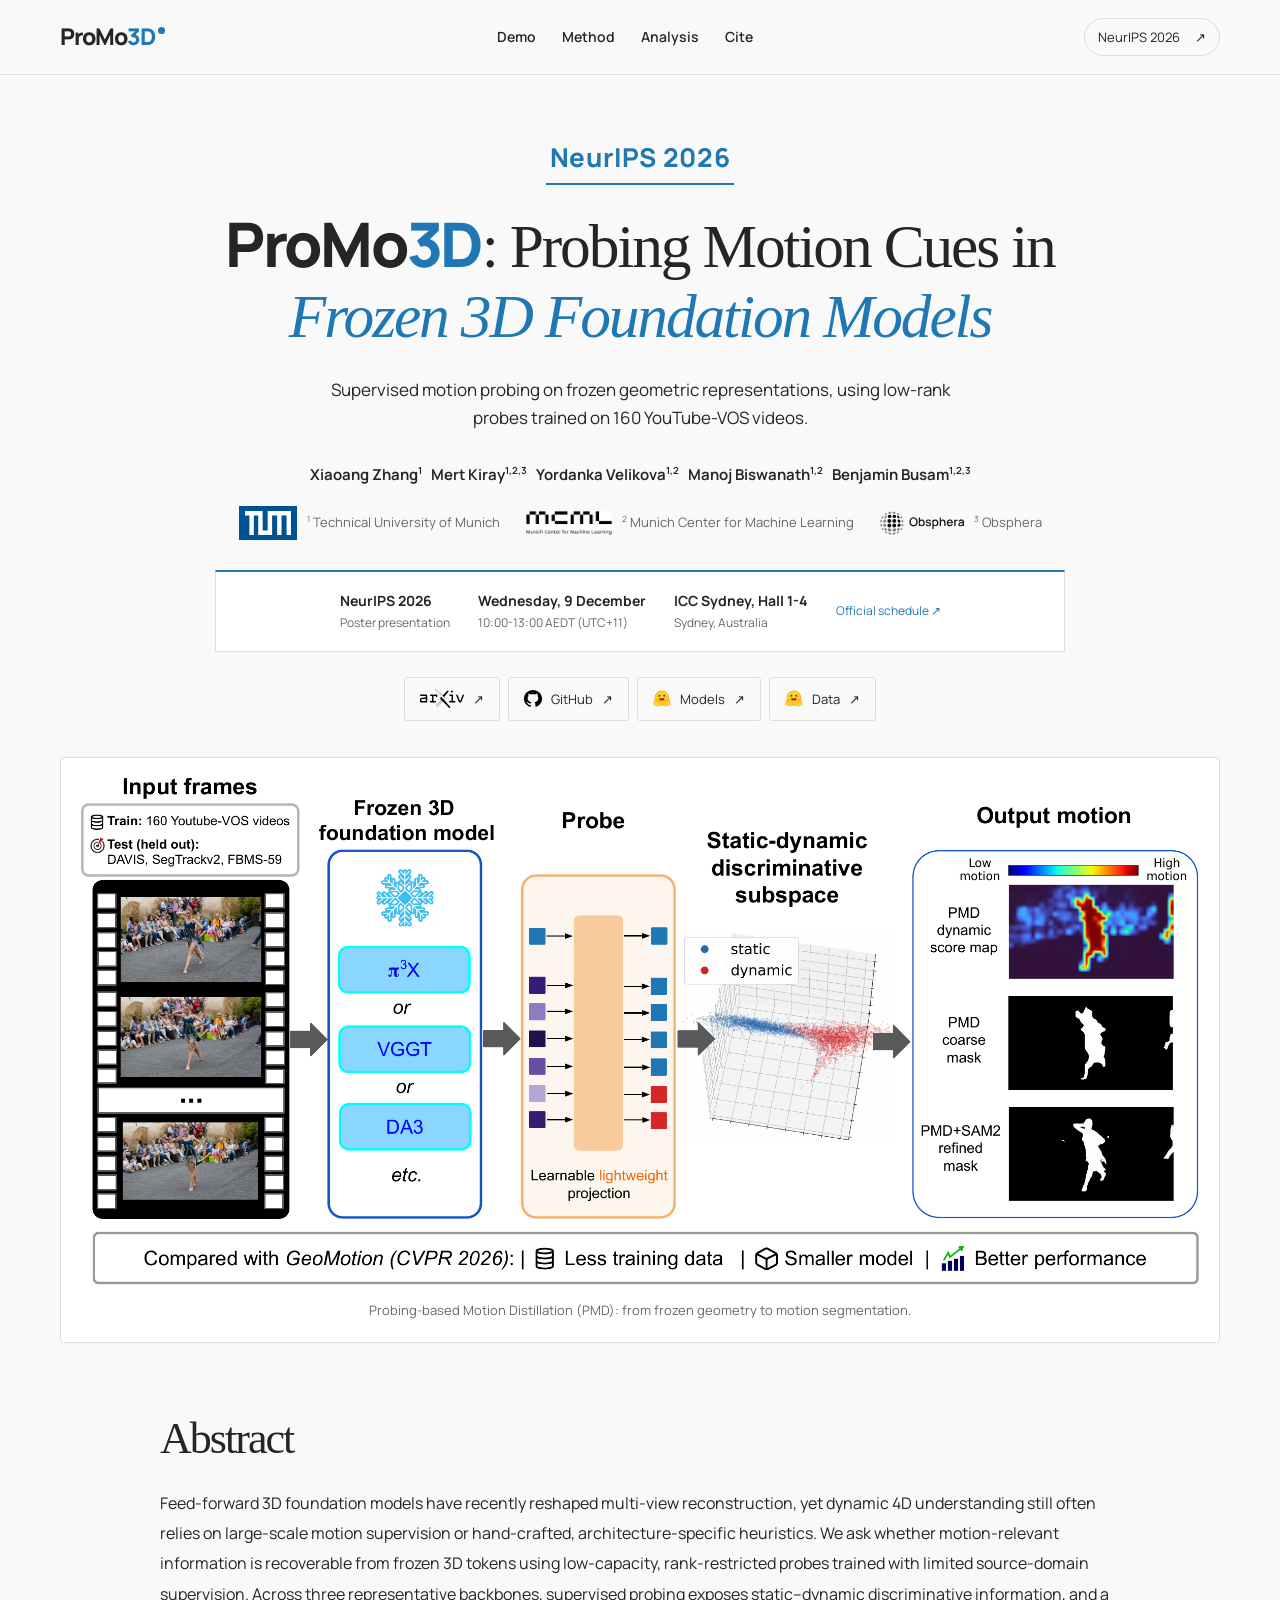
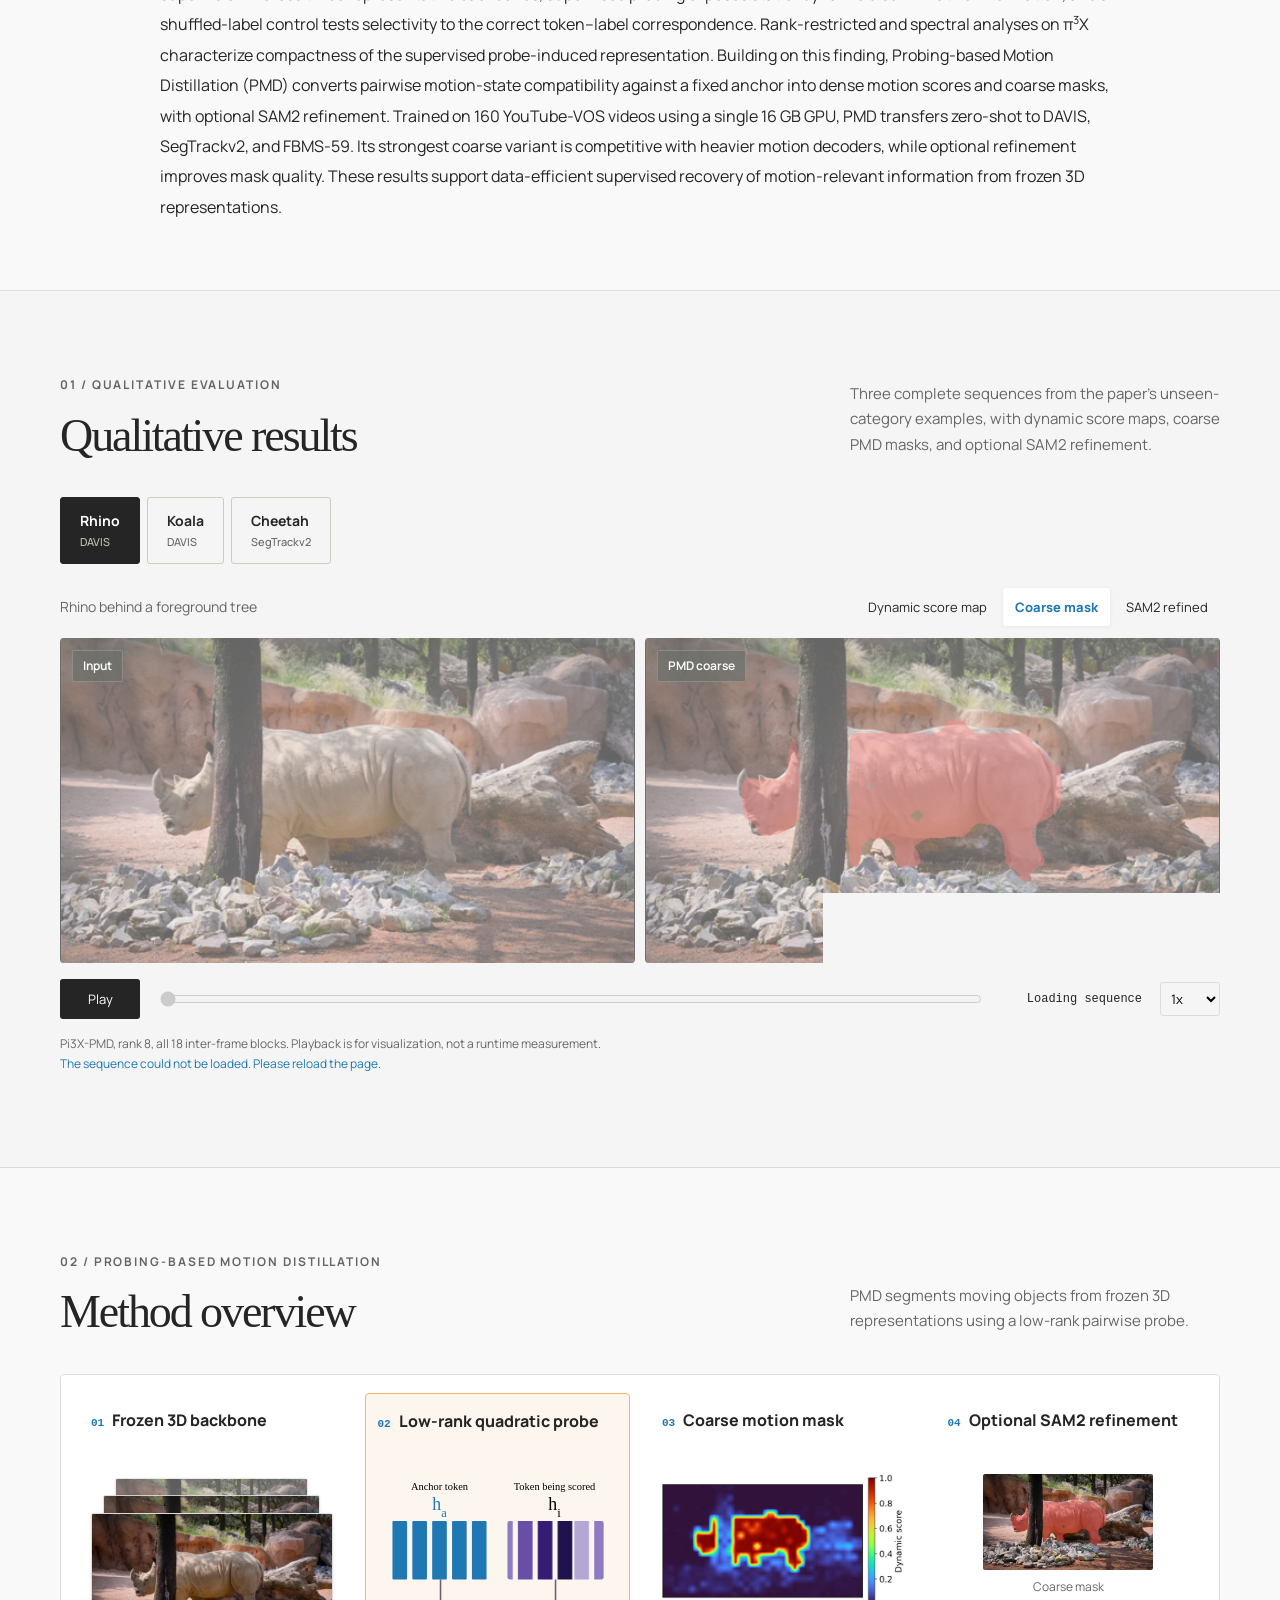
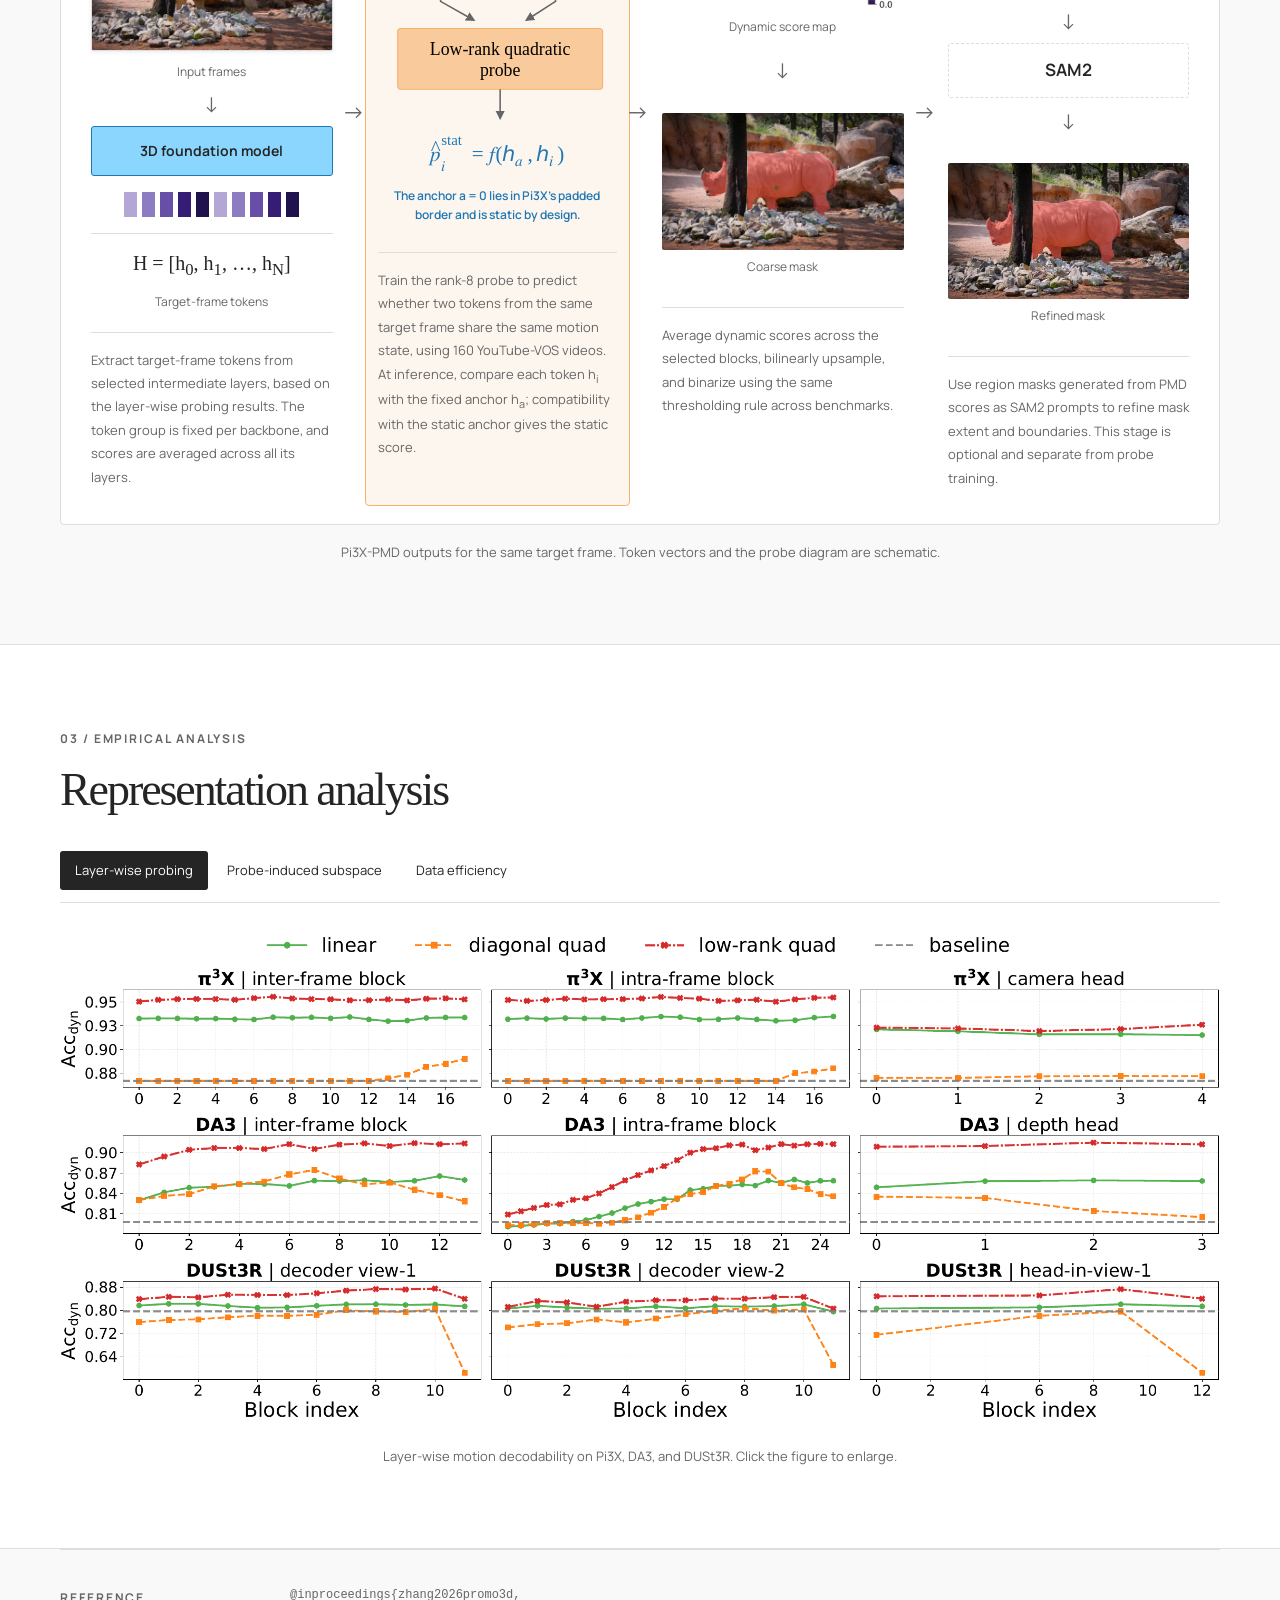
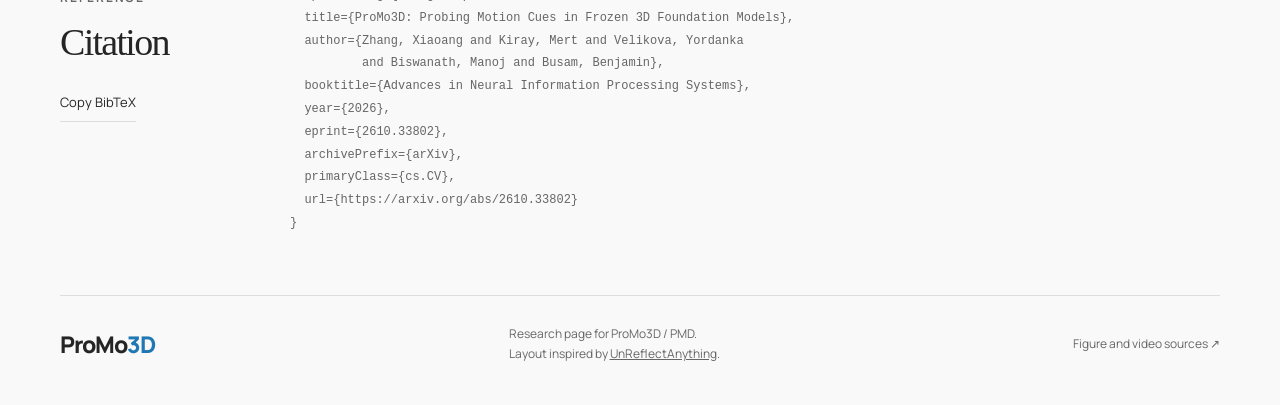
<file: ProMo3D/index.html>
<!doctype html>
<html lang="en">
<head>
  <meta charset="utf-8">
  <meta name="viewport" content="width=device-width, initial-scale=1">
  <title>ProMo3D: Probing Motion Cues in Frozen 3D Foundation Models</title>
  <meta name="description" content="ProMo3D studies lightweight motion decoding from frozen 3D foundation models. Explore full-sequence PMD dynamic score maps, coarse masks, and optional SAM2 refinement.">
  <meta property="og:title" content="ProMo3D: Probing Motion Cues in Frozen 3D Foundation Models">
  <meta property="og:description" content="Frozen geometry. Lightweight probing. Zero-shot motion segmentation.">
  <meta property="og:image" content="https://xiaoang0211.github.io/ProMo3D/assets/teaser.png">
  <link rel="canonical" href="https://xiaoang0211.github.io/ProMo3D/">
  <link rel="icon" href="assets/favicon.svg" type="image/svg+xml">
  <link rel="preload" href="assets/fonts/manrope.ttf" as="font" type="font/ttf" crossorigin>
  <link rel="stylesheet" href="style.css?v=cite-navigation-20261021">
  <script src="app.js?v=research-page-20261021" defer></script>
</head>
<body>
  <a class="skip-link" href="#main">Skip to content</a>
  <header class="nav-wrap">
    <nav class="nav shell" aria-label="Main navigation">
      <a class="wordmark" href="#">ProMo<span>3D</span><i aria-hidden="true"></i></a>
      <div class="nav-links"><a href="#sequences">Demo</a><a href="#method">Method</a><a href="#evidence">Analysis</a><a class="nav-cite" href="#citation">Cite</a></div>
      <a class="venue" href="https://neurips.cc/virtual/2026/poster/151302" target="_blank" rel="noopener">NeurIPS 2026 <span aria-hidden="true">&#8599;</span></a>
    </nav>
  </header>
  <main id="main">
    <section class="hero shell">
      <div class="conference-label">NeurIPS 2026</div>
      <h1><span class="paper-wordmark">ProMo<span>3D</span></span>: Probing Motion Cues in<br><em>Frozen 3D Foundation Models</em></h1>
      <p class="hero-copy">Supervised motion probing on frozen geometric representations, using low-rank probes trained on 160 YouTube-VOS videos.</p>
      <p class="authors">Xiaoang Zhang<sup>1</sup> &nbsp; Mert Kiray<sup>1,2,3</sup> &nbsp; Yordanka Velikova<sup>1,2</sup><br class="mobile-break"> &nbsp; Manoj Biswanath<sup>1,2</sup> &nbsp; Benjamin Busam<sup>1,2,3</sup></p>
      <ul class="affiliations" aria-label="Author affiliations">
        <li><a class="affiliation-link" href="https://www.tum.de/en/" target="_blank" rel="noopener noreferrer"><span class="affiliation-logo affiliation-logo-tum"><img src="assets/affiliations/tum.svg" width="46" height="24" alt=""></span><span><sup>1</sup> Technical University of Munich</span></a></li>
        <li><a class="affiliation-link" href="https://mcml.ai/" target="_blank" rel="noopener noreferrer"><img class="affiliation-logo" src="assets/affiliations/mcml.jpg" width="87" height="24" alt=""><span><sup>2</sup> Munich Center for Machine Learning</span></a></li>
        <li><a class="affiliation-link" href="https://www.obsphera.ai/en" target="_blank" rel="noopener noreferrer"><img class="affiliation-logo" src="assets/affiliations/obsphera.svg" width="84" height="24" alt=""><span><sup>3</sup> Obsphera</span></a></li>
      </ul>
      <aside class="poster-session" aria-label="NeurIPS poster presentation">
        <div><strong>NeurIPS 2026</strong><span>Poster presentation</span></div>
        <div><strong>Wednesday, 9 December</strong><span>10:00-13:00 AEDT (UTC+11)</span></div>
        <div><strong>ICC Sydney, Hall 1-4</strong><span>Sydney, Australia</span></div>
        <a href="https://neurips.cc/virtual/2026/poster/151302" target="_blank" rel="noopener">Official schedule &#8599;</a>
      </aside>
      <div class="resources" aria-label="Paper resources">
        <a class="resource" href="https://arxiv.org/abs/2610.33802" target="_blank" rel="noopener"><img class="resource-icon arxiv-icon" src="assets/icons/arxiv.svg" alt="arXiv"> <span aria-hidden="true">&#8599;</span></a>
        <a class="resource" href="https://github.com/Xiaoang0211/ProMo3D" target="_blank" rel="noopener"><img class="resource-icon" src="assets/icons/github.svg" alt="" aria-hidden="true">GitHub <span aria-hidden="true">&#8599;</span></a>
        <a class="resource" href="https://huggingface.co/Xiaoang0211/ProMo3D" target="_blank" rel="noopener"><img class="resource-icon" src="assets/icons/huggingface.svg" alt="" aria-hidden="true">Models <span aria-hidden="true">&#8599;</span></a>
        <a class="resource" href="https://huggingface.co/datasets/Xiaoang0211/ProMo3D-data" target="_blank" rel="noopener"><img class="resource-icon" src="assets/icons/huggingface.svg" alt="" aria-hidden="true">Data <span aria-hidden="true">&#8599;</span></a>
      </div>
      <figure class="teaser"><img src="assets/teaser.png" width="2200" height="998" alt="PMD learns a low-rank pairwise probe on frozen geometric tokens and produces dynamic score maps, coarse masks, and optional SAM2-refined masks."><figcaption>Probing-based Motion Distillation (PMD): from frozen geometry to motion segmentation.</figcaption></figure>
    </section>

    <section id="abstract" class="section abstract-section shell" aria-labelledby="abstract-title">
      <h2 id="abstract-title">Abstract</h2>
      <p>Feed-forward 3D foundation models have recently reshaped multi-view reconstruction, yet dynamic 4D understanding still often relies on large-scale motion supervision or hand-crafted, architecture-specific heuristics. We ask whether motion-relevant information is recoverable from frozen 3D tokens using low-capacity, rank-restricted probes trained with limited source-domain supervision. Across three representative backbones, supervised probing exposes static&ndash;dynamic discriminative information, and a shuffled-label control tests selectivity to the correct token&ndash;label correspondence. Rank-restricted and spectral analyses on &#960;<sup>3</sup>X characterize compactness of the supervised probe-induced representation. Building on this finding, Probing-based Motion Distillation (PMD) converts pairwise motion-state compatibility against a fixed anchor into dense motion scores and coarse masks, with optional SAM2 refinement. Trained on 160 YouTube-VOS videos using a single 16 GB GPU, PMD transfers zero-shot to DAVIS, SegTrackv2, and FBMS-59. Its strongest coarse variant is competitive with heavier motion decoders, while optional refinement improves mask quality. These results support data-efficient supervised recovery of motion-relevant information from frozen 3D representations.</p>
    </section>

    <section id="sequences" class="section gallery-section">
      <div class="shell">
        <div class="section-heading"><div><span class="eyebrow">01 / Qualitative evaluation</span><h2>Qualitative results</h2></div><p>Three complete sequences from the paper's unseen-category examples, with dynamic score maps, coarse PMD masks, and optional SAM2 refinement.</p></div>
        <div class="sequence-tabs" aria-label="Sequence"><button data-sequence="rhino" aria-pressed="true">Rhino <small>DAVIS</small></button><button data-sequence="koala" aria-pressed="false">Koala <small>DAVIS</small></button><button data-sequence="cheetah" aria-pressed="false">Cheetah <small>SegTrackv2</small></button></div>
        <div class="viewer-toolbar"><p id="sequence-description">Rhino behind a foreground tree</p><div class="view-tabs" aria-label="Prediction view"><button data-view="scores" aria-pressed="false">Dynamic score map</button><button data-view="coarse" aria-pressed="true">Coarse mask</button><button data-view="refined" aria-pressed="false">SAM2 refined</button></div></div>
        <div class="video-pair">
          <figure><span class="video-label">Input</span><video id="input-video" muted playsinline preload="metadata" poster="assets/videos/rhino-input.png" aria-label="Full input sequence"></video></figure>
          <figure><span id="prediction-label" class="video-label">PMD coarse</span><video id="prediction-video" muted playsinline preload="metadata" poster="assets/videos/rhino-coarse.png" aria-label="Full PMD prediction sequence"></video></figure>
        </div>
        <div class="playback"><button id="play-button" class="play-button" aria-label="Play both videos">Play</button><label class="sr-only" for="seek">Sequence position</label><input id="seek" type="range" min="0" max="1000" step="1" value="0"><output id="frame-counter" for="seek">Loading sequence</output><label class="sr-only" for="speed">Playback speed</label><select id="speed" aria-label="Playback speed"><option value="0.5">0.5x</option><option value="1" selected>1x</option><option value="2">2x</option></select></div>
        <p class="viewer-note">Pi3X-PMD, rank 8, all 18 inter-frame blocks. Playback is for visualization, not a runtime measurement.</p>
        <p id="gallery-error" role="alert" hidden></p>
      </div>
    </section>

    <section id="method" class="section shell">
      <div class="section-heading"><div><span class="eyebrow">02 / Probing-based motion distillation</span><h2>Method overview</h2></div><p>PMD segments moving objects from frozen 3D representations using a low-rank pairwise probe.</p></div>
      <figure class="method-figure">
        <div class="method-visual" role="group" aria-label="PMD pipeline">
          <article class="method-stage" aria-labelledby="method-backbone-title">
            <h3 class="stage-title" id="method-backbone-title"><span>01</span> Frozen 3D backbone</h3>
            <span class="input-stack">
              <img src="assets/method/rhino-context-68.png" alt="Rhino context frame 68" loading="lazy">
              <img src="assets/method/rhino-context-72.png" alt="Rhino context frame 72" loading="lazy">
              <img src="assets/videos/rhino-input.png" alt="Rhino target frame 70" loading="lazy">
            </span>
            <span class="stage-note">Input frames</span>
            <span class="stage-arrow" aria-hidden="true">&#8595;</span>
            <span class="stage-model">3D foundation model</span>
            <span class="raw-tokens" role="img" aria-label="Schematic frozen tokens in the teaser's purple palette"><i></i><i></i><i></i><i></i><i></i><i></i><i></i><i></i><i></i><i></i></span>
            <span class="stage-tokens">H = [h<sub>0</sub>, h<sub>1</sub>, &#8230;, h<sub>N</sub>]</span>
            <span class="stage-note">Target-frame tokens</span>
            <p class="stage-explanation">Extract target-frame tokens from selected intermediate layers, based on the layer-wise probing results. The token group is fixed per backbone, and scores are averaged across all its layers.</p>
          </article>
          <article class="method-stage" aria-labelledby="method-probe-title">
            <h3 class="stage-title" id="method-probe-title"><span>02</span> Low-rank quadratic probe</h3>
            <svg class="pair-diagram" viewBox="0 0 220 242" role="img" aria-labelledby="pair-title" aria-describedby="pair-description">
              <title id="pair-title">Fixed anchor token and token being scored passed to a low-rank quadratic probe</title>
              <desc id="pair-description">Both are spatial tokens from the same target frame. The blue anchor is a fixed static reference; the purple token is scored against it. They are not attention query and key projections.</desc>
              <defs><pattern id="feature-stripes" width="92" height="56" patternUnits="userSpaceOnUse"><rect class="feature-channel-1" width="14" height="56"/><rect class="feature-channel-2" x="19" width="14" height="56"/><rect class="feature-channel-3" x="38" width="14" height="56"/><rect class="feature-channel-4" x="57" width="14" height="56"/><rect class="feature-channel-5" x="76" width="14" height="56"/></pattern><marker id="pair-arrow" markerWidth="6" markerHeight="6" refX="5" refY="3" orient="auto"><path d="M0 0L6 3L0 6" fill="var(--muted)"/></marker></defs>
              <text x="55" y="12" text-anchor="middle" font-size="10">Anchor token</text>
              <text x="55" y="32" text-anchor="middle" fill="var(--static)">h<tspan baseline-shift="sub" font-size="12">a</tspan></text>
              <g class="anchor-token" fill="var(--static)"><rect x="10" y="42" width="14" height="56" rx="1"/><rect x="29" y="42" width="14" height="56" rx="1"/><rect x="48" y="42" width="14" height="56" rx="1"/><rect x="67" y="42" width="14" height="56" rx="1"/><rect x="86" y="42" width="14" height="56" rx="1"/></g>
              <text x="165" y="12" text-anchor="middle" font-size="10">Token being scored</text>
              <text x="165" y="32" text-anchor="middle">h<tspan baseline-shift="sub" font-size="12">i</tspan></text><rect x="120" y="42" width="92" height="56" rx="2" fill="url(#feature-stripes)"/>
              <path d="M56 98L56 119L88 137" fill="none" stroke="var(--muted)" stroke-width="1.5" marker-end="url(#pair-arrow)"/>
              <path d="M166 98L166 119L138 137" fill="none" stroke="var(--muted)" stroke-width="1.5" marker-end="url(#pair-arrow)"/>
              <rect x="15" y="145" width="196" height="58" rx="3" fill="var(--probe-fill)" stroke="var(--probe-border)"/>
              <text x="113" y="170" text-anchor="middle">Low-rank quadratic</text><text x="113" y="190" text-anchor="middle">probe</text>
              <path d="M113 203L113 231" fill="none" stroke="var(--muted)" stroke-width="1.5" marker-end="url(#pair-arrow)"/>
            </svg>
            <span class="stage-equation"><math display="block" aria-label="p hat i static equals f of h a and h i"><mrow><msubsup><mover accent="true"><mi>p</mi><mo>^</mo></mover><mi>i</mi><mtext>stat</mtext></msubsup><mo>=</mo><mi>f</mi><mo>(</mo><msub><mi mathvariant="bold">h</mi><mi>a</mi></msub><mo>,</mo><msub><mi mathvariant="bold">h</mi><mi>i</mi></msub><mo>)</mo></mrow></math></span>
            <span class="stage-note anchor-static">The anchor a = 0 lies in Pi3X's padded border and is static by design.</span>
            <p class="stage-explanation">Train the rank-8 probe to predict whether two tokens from the same target frame share the same motion state, using 160 YouTube-VOS videos. At inference, compare each token h<sub>i</sub> with the fixed anchor h<sub>a</sub>; compatibility with the static anchor gives the static score.</p>
          </article>
          <article class="method-stage" aria-labelledby="method-mask-title">
            <h3 class="stage-title" id="method-mask-title"><span>03</span> Coarse motion mask</h3>
            <span class="stage-panel"><img src="assets/videos/rhino-scores.png?v=dynamic-score-20261014" alt="Stored PMD dynamic score map for rhino frame 70" loading="lazy"><span>Dynamic score map</span></span>
            <span class="stage-arrow" aria-hidden="true">&#8595;</span>
            <span class="stage-panel"><img src="assets/videos/rhino-coarse.png" alt="Stored PMD coarse mask overlay for rhino frame 70" loading="lazy"><span>Coarse mask</span></span>
            <p class="stage-explanation">Average dynamic scores across the selected blocks, bilinearly upsample, and binarize using the same thresholding rule across benchmarks.</p>
          </article>
          <article class="method-stage" aria-labelledby="method-refinement-title">
            <h3 class="stage-title" id="method-refinement-title"><span>04</span> Optional SAM2 refinement</h3>
            <span class="stage-panel refinement-input"><img src="assets/videos/rhino-coarse.png" alt="PMD coarse mask supplied to SAM2 refinement" loading="lazy"><span>Coarse mask</span></span>
            <span class="stage-arrow" aria-hidden="true">&#8595;</span>
            <span class="stage-model external-model">SAM2</span>
            <span class="stage-arrow" aria-hidden="true">&#8595;</span>
            <span class="stage-panel"><img src="assets/videos/rhino-refined.png" alt="Stored SAM2-refined PMD overlay for rhino frame 70" loading="lazy"><span>Refined mask</span></span>
            <p class="stage-explanation">Use region masks generated from PMD scores as SAM2 prompts to refine mask extent and boundaries. This stage is optional and separate from probe training.</p>
          </article>
        </div>
        <figcaption>Pi3X-PMD outputs for the same target frame. Token vectors and the probe diagram are schematic.</figcaption>
      </figure>
    </section>

    <section id="evidence" class="section evidence-section">
      <div class="shell">
        <div class="section-heading"><div><span class="eyebrow">03 / Empirical analysis</span><h2>Representation analysis</h2></div></div>
        <div class="evidence-tabs" aria-label="Representation analysis"><button data-panel="layerwise" aria-pressed="true">Layer-wise probing</button><button data-panel="pca" aria-pressed="false">Probe-induced subspace</button><button data-panel="starvation" aria-pressed="false">Data efficiency</button></div>
        <figure class="evidence-figure"><button id="open-figure" class="figure-zoom" aria-label="Enlarge the current figure"><img id="evidence-image" src="assets/figures/layerwise.png" loading="lazy" alt="Layer-wise motion probing on Pi3X, DA3, and DUSt3R."></button><figcaption id="evidence-caption">Layer-wise motion decodability on Pi3X, DA3, and DUSt3R. Click the figure to enlarge.</figcaption></figure>
        <p id="pca-note" class="scope-note" hidden>PCA here visualizes the supervised <strong>probe-induced subspace</strong>. PMD recovers motion-relevant information for static-dynamic separation.</p>
      </div>
    </section>

    <section id="citation" class="citation shell"><div><span class="eyebrow">Reference</span><h2>Citation</h2><button id="copy-citation" class="text-button">Copy BibTeX</button></div><pre id="bibtex">@inproceedings{zhang2026promo3d,
  title={ProMo3D: Probing Motion Cues in Frozen 3D Foundation Models},
  author={Zhang, Xiaoang and Kiray, Mert and Velikova, Yordanka
          and Biswanath, Manoj and Busam, Benjamin},
  booktitle={Advances in Neural Information Processing Systems},
  year={2026},
  eprint={2610.33802},
  archivePrefix={arXiv},
  primaryClass={cs.CV},
  url={https://arxiv.org/abs/2610.33802}
}</pre></section>
  </main>
  <footer class="shell"><a class="wordmark" href="#">ProMo<span>3D</span></a><p>Research page for ProMo3D / PMD.<br>Layout inspired by <a href="https://alberto-rota.github.io/UnReflectAnything/" target="_blank" rel="noopener">UnReflectAnything</a>.</p><a href="assets/provenance.json">Figure and video sources <span aria-hidden="true">&#8599;</span></a></footer>
  <dialog id="figure-dialog" aria-label="Enlarged analysis figure"><button id="close-figure" autofocus>Close</button><img id="large-figure" alt=""><p id="large-caption"></p></dialog>
</body>
</html>
</file>
<file: ProMo3D/style.css>
@font-face{font-family:Manrope;src:url('assets/fonts/manrope.ttf') format('truetype');font-weight:200 800;font-display:swap}
:root{--paper:#f9f9f9;--ink:#252525;--muted:#666666;--line:#dddddd;--static:#1F77B4;--dynamic:#D62728;--token-purple-1:#B4A7D6;--token-purple-2:#8E7CC3;--token-purple-3:#674EA7;--token-purple-4:#351C75;--token-purple-5:#20124D;--backbone-fill:#8AD6FF;--probe-bg:#FDF6EF;--probe-fill:#F9CB9C;--probe-border:#F6B26B;--accent:var(--static);--wash:#f5f5f5;--white:#fff;--radius:4px;--sans:Manrope,sans-serif;--serif:Georgia,'Times New Roman',serif}
*{box-sizing:border-box}html{scroll-behavior:smooth;scroll-padding-top:90px}body{margin:0;background:var(--paper);color:var(--ink);font-family:var(--sans);font-size:15px;line-height:1.7}button,input,select{font:inherit}button,a,input,select{touch-action:manipulation}button{cursor:pointer}a{color:inherit;text-decoration:none}a:hover{color:var(--accent)}button:focus-visible,a:focus-visible,input:focus-visible,select:focus-visible{outline:3px solid var(--accent);outline-offset:4px}button{color:var(--ink)}img{display:block;width:100%;height:auto}figure{margin:0}p{margin:0 0 1em}h1,h2,h3{font-weight:500;line-height:1.1;letter-spacing:-.045em;margin:0}h1,h2{font-family:var(--serif)}.shell{width:min(1160px,calc(100% - 80px));margin:auto}.skip-link{position:fixed;left:20px;top:-80px;z-index:10;background:var(--white);padding:10px}.skip-link:focus{top:10px}.sr-only{position:absolute;width:1px;height:1px;padding:0;overflow:hidden;clip:rect(0,0,0,0);white-space:nowrap;border:0}
.nav-wrap{position:sticky;top:0;z-index:5;border-bottom:1px solid var(--line);background:rgba(247,246,241,.94);backdrop-filter:blur(12px)}.nav{display:flex;align-items:center;justify-content:space-between;height:74px;gap:28px}.wordmark{font-size:23px;font-weight:800;letter-spacing:-1px;display:flex;align-items:center}.wordmark span{color:var(--accent)}.wordmark i{width:7px;height:7px;background:var(--accent);border-radius:50%;margin:0 0 13px 3px}.nav-links{display:flex;gap:26px;font-size:12px;font-weight:600}.venue{font-size:12px;border:1px solid var(--line);padding:7px 13px;border-radius:99px;white-space:nowrap}.venue span{margin-left:12px}.eyebrow{font-size:11px;font-weight:700;text-transform:uppercase;letter-spacing:.16em;color:var(--muted)}
.hero{padding:66px 0 40px;text-align:center}.hero h1{font-size:clamp(58px,7.5vw,100px);margin:24px 0;line-height:1;letter-spacing:-.055em}.hero h1 em{font-weight:400;color:var(--accent)}.hero-copy{max-width:560px;font-size:18px;line-height:1.65;margin:0 auto 30px}.authors{font-size:13px;font-weight:650;margin:0 0 5px}.affiliations{font-size:11px;color:var(--muted);margin:0}.guest{font-size:10px;color:var(--muted);margin:3px 0 24px}sup{font-size:.65em;vertical-align:super}.mobile-break{display:none}.resources{display:flex;justify-content:center;gap:8px;flex-wrap:wrap}.resource{border:1px solid var(--line);border-radius:3px;padding:10px 15px;font-size:11px;display:flex;align-items:center;gap:9px}.resource.primary{color:var(--white);background:var(--ink);border-color:var(--ink);font-weight:650}.resource.primary:hover{background:var(--accent);border-color:var(--accent)}.resource small{color:var(--muted);font-size:9px}.unavailable{opacity:.8}.teaser{margin-top:36px;padding:20px;background:var(--white);border:1px solid var(--line);border-radius:var(--radius)}figcaption{font-size:11px;color:var(--muted);line-height:1.8;margin-top:14px;text-align:center}
.section{padding:80px 0;scroll-margin-top:20px}.section-heading{display:flex;align-items:flex-end;justify-content:space-between;gap:60px;margin-bottom:36px}.section-heading h2{font-size:clamp(36px,4.5vw,58px);margin:14px 0 0}.section-heading>p{max-width:370px;color:var(--muted);font-size:13px;margin:0 0 4px}.gallery-section{background:var(--wash);border-block:1px solid var(--line)}.sequence-tabs{display:flex;gap:7px;margin-bottom:24px}.sequence-tabs button{background:transparent;border:1px solid #c9cfc0;padding:11px 19px;border-radius:3px;text-align:left;font-size:12px;font-weight:700}.sequence-tabs small{display:block;font-size:9px;font-weight:500;color:var(--muted)}.sequence-tabs button[aria-pressed=true]{background:var(--ink);color:white;border-color:var(--ink)}.sequence-tabs button[aria-pressed=true] small{color:#bfc8b7}.viewer-toolbar{display:flex;justify-content:space-between;align-items:center;margin-bottom:12px;gap:20px}.viewer-toolbar>p{font-size:12px;color:var(--muted);margin:0}.view-tabs,.evidence-tabs{display:flex;gap:4px;flex-wrap:wrap}.view-tabs button,.evidence-tabs button{border:0;background:transparent;font-size:11px;padding:8px 12px;border-radius:3px}.view-tabs button[aria-pressed=true]{background:var(--white);box-shadow:0 1px 4px #00000010;color:var(--accent);font-weight:750}.video-pair{display:grid;grid-template-columns:1fr 1fr;gap:10px}.video-pair figure{position:relative;background:#121611;border-radius:var(--radius);overflow:hidden}.video-pair video{display:block;width:100%;height:auto;aspect-ratio:var(--video-ratio,1.77);object-fit:contain}.video-label{position:absolute;top:12px;left:12px;padding:5px 10px;background:#151811bf;border:1px solid #ffffff30;color:white;font-size:10px;font-weight:650;z-index:1;border-radius:2px}.playback{display:flex;align-items:center;gap:18px;margin-top:16px}.play-button{background:var(--ink);color:white;border:0;border-radius:3px;min-width:80px;padding:9px 14px;font-size:11px}.playback input{flex:1;min-width:50px;accent-color:var(--accent)}.playback output{font-family:monospace;font-size:11px;white-space:nowrap;min-width:140px;text-align:right}.playback select{font-size:11px;border:1px solid var(--line);background:transparent;border-radius:3px;padding:6px}.viewer-note{font-size:10px;color:var(--muted);margin:15px 0 0}#gallery-error{font-size:12px;color:var(--accent)}
.text-button{padding:8px 0;background:transparent;border:0;border-bottom:1px solid var(--line);font-size:11px;white-space:nowrap}
.evidence-section{background:white;border-block:1px solid var(--line)}.evidence-tabs{border-bottom:1px solid var(--line);padding-bottom:12px;margin-bottom:25px}.evidence-tabs button{padding:8px 15px;font-size:12px}.evidence-tabs button[aria-pressed=true]{background:var(--ink);color:white}.evidence-figure{min-height:280px}.figure-zoom{background:white;border:0;padding:0;width:100%;cursor:zoom-in}.evidence-figure img{max-height:560px;object-fit:contain}.scope-note{font-size:11px;color:var(--muted);text-align:center;max-width:750px;margin:20px auto 0}.preprocessing{border-top:1px solid var(--line);padding-top:24px;margin-top:36px}.preprocessing h3{font-size:14px;letter-spacing:0;margin-bottom:18px}.preprocessing>div{display:grid;grid-template-columns:1fr 1fr;gap:60px}.preprocessing p{color:var(--muted);font-size:12px}.preprocessing strong{color:var(--ink)}
.citation{scroll-margin-top:94px;padding:34px 0 60px;border-top:1px solid var(--line);display:grid;grid-template-columns:200px 1fr;gap:30px}.citation h2{font-size:38px;margin:12px 0 20px}.citation pre{font-size:11px;line-height:1.9;overflow-x:auto;margin:0;color:var(--muted)}footer{padding:28px 0 40px;border-top:1px solid var(--line);display:flex;justify-content:space-between;align-items:center;gap:25px}footer p,footer>a:last-child{font-size:10px;color:var(--muted);margin:0}footer p a{text-decoration:underline}dialog{border:1px solid var(--line);border-radius:5px;width:min(1450px,94vw);padding:25px;background:white;max-height:94vh}dialog::backdrop{background:#151811a0;backdrop-filter:blur(5px)}dialog>button{display:block;margin-left:auto;background:var(--ink);color:white;border:0;padding:7px 15px;margin-bottom:15px}dialog img{max-height:75vh;object-fit:contain}dialog p{text-align:center;color:var(--muted);font-size:12px;margin:16px 0 0}
.hero>*{animation:arrive .6s both}.hero h1{animation-delay:.05s}.hero-copy{animation-delay:.1s}.authors{animation-delay:.15s}.teaser{animation-delay:.2s}@keyframes arrive{from{opacity:0;transform:translateY(12px)}to{opacity:1;transform:translateY(0)}}
@media(max-width:900px){.shell{width:calc(100% - 48px)}.nav-links{gap:15px}.section-heading{gap:35px}.section-heading>p{max-width:300px}.pipeline{gap:8px}.pipeline button{font-size:11px;padding:14px 12px}.step-detail{flex-wrap:wrap;gap:18px}.step-detail>div{flex:1}.step-detail .text-button{margin:0 0 0 76px}}
@media(max-width:620px){.shell{width:calc(100% - 32px)}.nav{height:62px;gap:10px}.nav-links{display:flex}.nav-links>a:not(.nav-cite){display:none}.wordmark{font-size:21px}.venue{font-size:10px;padding:6px 10px}.hero{padding-top:42px}.hero>.eyebrow{font-size:9px;letter-spacing:.1em}.hero h1{font-size:57px;margin:20px 0}.hero-copy{font-size:15px;max-width:310px}.authors{font-size:11px;line-height:1.9}.mobile-break{display:block}.affiliations{font-size:9px;line-height:1.9}.guest{font-size:8px}.resources{gap:6px}.resource{padding:8px 10px;font-size:10px}.resource small{font-size:8px}.teaser{margin-top:28px;padding:10px}figcaption{font-size:9px;margin-top:9px}.section{padding:48px 0}.section-heading{display:block;margin-bottom:25px}.section-heading h2{font-size:39px;margin-top:10px}.section-heading>p{max-width:none;margin:20px 0 0;font-size:12px}.sequence-tabs{gap:5px;margin-bottom:18px}.sequence-tabs button{flex:1;padding:10px;font-size:10px}.sequence-tabs small{font-size:8px}.viewer-toolbar{display:block}.viewer-toolbar>p{font-size:11px;margin-bottom:9px}.view-tabs button{font-size:10px;padding:7px 10px}.video-pair{gap:6px}.video-label{font-size:8px;top:7px;left:7px;padding:3px 6px}.playback{gap:10px;flex-wrap:wrap}.play-button{min-width:60px;padding:7px;font-size:10px}.playback output{min-width:108px;font-size:9px}.playback select{font-size:10px;padding:4px}.viewer-note{font-size:9px}.pipeline{display:grid;grid-template-columns:1fr 1fr;gap:8px;margin:25px 0 20px}.pipeline b{display:none}.pipeline button{min-height:98px;font-size:11px}.pipeline button span{margin-bottom:7px}.step-number{font-size:50px}.step-detail{min-height:150px;gap:16px}.step-detail h3{font-size:17px}.step-detail p{font-size:11px}.step-detail .text-button{margin-left:54px}.method-foot{grid-template-columns:1fr;gap:17px}.method-foot p{font-size:11px}.evidence-tabs{gap:3px}.evidence-tabs button{font-size:10px;padding:7px 9px}.evidence-figure{min-height:0}.scope-note{font-size:10px}.preprocessing>div{grid-template-columns:1fr;gap:5px}.preprocessing p{font-size:11px}.citation{grid-template-columns:1fr;gap:20px;padding:28px 0 40px}.citation h2{font-size:34px;margin-bottom:12px}.citation pre{font-size:9px}footer{flex-wrap:wrap;gap:20px}footer p{margin-left:auto;text-align:right}footer>a:last-child{width:100%}dialog{padding:15px}.evidence-figure img{min-height:160px}}
.hero h1{font-size:clamp(32px,4.8vw,66px);line-height:1.15;letter-spacing:-.035em}.hero-copy{font-size:15px;max-width:640px}.section-heading h2{font-size:clamp(31px,3.8vw,46px)}
.poster-session{display:flex;justify-content:center;align-items:center;gap:28px;flex-wrap:wrap;max-width:850px;margin:25px auto;background:#fff;border:1px solid var(--line);border-top:2px solid var(--accent);padding:17px 24px;text-align:left}.poster-session>div{display:flex;flex-direction:column}.poster-session strong{font-size:12px;font-weight:700}.poster-session span{font-size:10px;color:var(--muted)}.poster-session>a{font-size:10px;color:var(--accent)}.video-pair[aria-busy=true]{opacity:.6}
@media(max-width:620px){.poster-session{gap:14px 24px;padding:16px;margin:20px auto;text-align:center}.poster-session strong{font-size:11px}.poster-session span{font-size:9px}.poster-session>a{width:100%}}
.conference-label{display:inline-block;padding:0 4px 9px;border-bottom:2px solid var(--accent);color:var(--accent);font-size:26px;font-weight:750;line-height:1.25;letter-spacing:.025em}
.nav-links{font-size:14px}.venue{font-size:13px}.eyebrow{font-size:12px}.hero-copy{font-size:17px}.authors{font-size:15px}.affiliations{font-size:13px}.guest{font-size:11px}.resource{font-size:13px}.resource small{font-size:11px}
.poster-session strong{font-size:14px}.poster-session span,.poster-session>a{font-size:12px}figcaption{font-size:13px}.section-heading>p{font-size:15px}.sequence-tabs button{font-size:14px}.sequence-tabs small{font-size:11px}.viewer-toolbar>p{font-size:14px}.view-tabs button,.evidence-tabs button{font-size:13px}.video-label{font-size:12px}.play-button,.playback select{font-size:13px}.playback output,.viewer-note{font-size:12px}
.text-button{font-size:13px}.scope-note{font-size:13px}.preprocessing p{font-size:14px}.preprocessing h3{font-size:16px}.citation pre,footer p,footer>a:last-child{font-size:12px}
@media(max-width:620px){.conference-label{font-size:22px}.hero-copy{font-size:16px;max-width:340px}.authors{font-size:13px}.affiliations{font-size:11px}.guest{font-size:10px}.venue{font-size:12px}.resource{font-size:12px}.resource small{font-size:10px}.poster-session strong{font-size:13px}.poster-session span,.poster-session>a{font-size:11px}figcaption{font-size:11px}.section-heading>p{font-size:14px}.sequence-tabs button{font-size:12px}.sequence-tabs small{font-size:10px}.viewer-toolbar>p{font-size:13px}.view-tabs button,.evidence-tabs button{font-size:12px}.video-label{font-size:10px}.play-button,.playback select{font-size:12px}.playback output,.viewer-note{font-size:11px}.pipeline button{font-size:12px}.pipeline button span,.pipeline small{font-size:11px}.step-detail h3{font-size:19px}.step-detail p,.method-foot p{font-size:13px}.scope-note{font-size:12px}.preprocessing p{font-size:13px}.citation pre{font-size:11px}}
.method-visual{display:grid;grid-template-columns:repeat(4,minmax(0,1fr));gap:20px;padding:18px;background:var(--white);border:1px solid var(--line);border-radius:var(--radius)}
.method-stage{display:flex;flex-direction:column;align-items:stretch;position:relative;min-width:0;padding:16px 12px;text-align:left}.method-stage>*{flex-shrink:0}.method-stage:not(:last-child)::after{content:'\2192';position:absolute;right:-20px;top:42%;color:var(--muted);font-size:23px}
.stage-title{display:block;min-height:45px;font-size:16px;font-weight:750;line-height:1.4;letter-spacing:0}.stage-title>span{color:var(--accent);font-family:monospace;font-size:11px;margin-right:5px}.stage-note{display:block;font-size:12px;line-height:1.6;color:var(--muted);text-align:center}.stage-explanation{font-size:13px;line-height:1.8;color:var(--muted);margin:20px 0 0;padding-top:16px;border-top:1px solid var(--line)}.stage-arrow{display:block;text-align:center;font-size:21px;line-height:1.2;color:#89937f;margin:10px 0}.stage-model{display:block;text-align:center;padding:12px 8px;border:1px solid var(--line);background:var(--wash);font-size:14px;font-weight:650;border-radius:3px}
.input-stack{display:block;position:relative;padding-bottom:calc(56.8% + 35px);margin:24px 0 12px}.input-stack img{position:absolute;border:1px solid var(--line);border-radius:2px;background:white;box-shadow:0 1px 4px #00000015}.input-stack img:nth-child(1){left:10%;top:0;width:80%;z-index:1;opacity:.65}.input-stack img:nth-child(2){left:5%;top:17px;width:90%;z-index:2;opacity:.85}.input-stack img:nth-child(3){left:0;top:35px;width:100%;z-index:3}.stage-tokens{display:block;margin:16px 0 8px;padding-top:12px;border-top:1px solid var(--line);text-align:center;font-family:var(--serif);font-size:20px}
.pair-diagram{display:block;width:100%;height:auto;margin-top:22px;font-family:var(--serif);font-size:17px}.pair-rank{font-family:var(--sans);font-size:12px}.stage-equation{display:block;text-align:center;font-family:var(--serif);font-size:23px;margin:6px 0 12px}.source-supervision{border-top:1px solid var(--line);margin-top:18px;padding-top:12px}.stage-panel{display:block;margin:20px 0 10px}.stage-panel img{width:100%;height:auto;border-radius:2px}.stage-panel>span{display:block;text-align:center;font-size:12px;color:var(--muted);margin-top:7px}.refinement-input{display:block;text-align:center;border:1px solid var(--line);padding:13px 6px;margin-top:24px;font-size:13px}.external-model{border-style:dashed;background:white}.method-figure figcaption{max-width:850px;margin:16px auto 0}
.method-figure{margin-bottom:0}.pair-diagram{max-width:230px;margin:22px auto 0}
@media(max-width:1100px) and (min-width:621px){.method-visual{grid-template-columns:repeat(2,minmax(0,1fr))}.method-stage:nth-child(2)::after{display:none}}
@media(max-width:620px){.method-visual{grid-template-columns:1fr;padding:10px;gap:22px}.method-stage{padding:18px 20px}.method-stage:not(:last-child){border-bottom:1px solid var(--line);padding-bottom:30px}.method-stage::after{display:none}.stage-title{font-size:18px;min-height:0}.stage-note,.stage-panel>span{font-size:12px}.stage-explanation{font-size:14px}.input-stack{margin-top:22px}.pair-diagram{margin-top:20px}.stage-model{font-size:16px}.method-figure figcaption{font-size:12px}.stage-panel{max-width:300px;margin:20px auto 10px}}
.stage-title{white-space:normal}.stage-equation math{font-size:21px}.anchor-static{color:var(--ink);font-weight:600;margin:3px 0 8px}.refinement-input{max-width:170px;width:100%;padding:0;border:0;margin:20px auto 0}.external-model{font-size:17px}
.abstract-section{max-width:960px;padding:32px 0 68px}.abstract-section h2{font-size:clamp(32px,3.5vw,44px);margin-bottom:24px}.abstract-section p{font-size:16px;line-height:1.9;margin:0}.abstract-section sup{font-size:.7em}
@media(max-width:620px){.abstract-section{padding:28px 0 48px}.abstract-section p{font-size:15px;line-height:1.85}}
@media(prefers-reduced-motion:reduce){html{scroll-behavior:auto}*,*::before,*::after{animation:none!important;transition:none!important}}
.nav-wrap{background:rgba(249,249,249,.94)}
.stage-arrow{color:var(--muted)}
.method-stage:first-child .stage-model{background:var(--backbone-fill);border-color:var(--static)}
.method-stage:nth-child(2){background:var(--probe-bg);border:1px solid var(--probe-border);border-radius:var(--radius)}
.feature-channel-1{fill:var(--token-purple-1)}.feature-channel-2{fill:var(--token-purple-2)}.feature-channel-3{fill:var(--token-purple-3)}.feature-channel-4{fill:var(--token-purple-4)}.feature-channel-5{fill:var(--token-purple-5)}
.raw-tokens{display:flex;justify-content:center;gap:5px;margin:16px 0 0}.raw-tokens i{display:block;width:13px;height:25px;background:var(--token-purple-1)}.raw-tokens i:nth-child(5n+2){background:var(--token-purple-2)}.raw-tokens i:nth-child(5n+3){background:var(--token-purple-3)}.raw-tokens i:nth-child(5n+4){background:var(--token-purple-4)}.raw-tokens i:nth-child(5n){background:var(--token-purple-5)}
.stage-equation,.anchor-static{color:var(--static)}
.resource-icon{width:18px;height:18px;flex:none;object-fit:contain}.resource.primary .resource-icon{filter:invert(1)}
.resource-icon.arxiv-icon{width:44px;height:20px}
.wordmark,.paper-wordmark{font-family:var(--sans);font-weight:800;letter-spacing:-.043478em;color:var(--ink)}.paper-wordmark{white-space:nowrap}.paper-wordmark>span{color:var(--static)}
.affiliations{display:flex;flex-wrap:wrap;justify-content:center;align-items:center;gap:6px 26px;max-width:1080px;margin:14px auto 0;padding:0;list-style:none}
.affiliations li{max-width:100%}.affiliation-link{display:flex;align-items:center;gap:10px;min-height:44px;text-align:left;font-size:13px;line-height:1.5;color:var(--muted)}
.affiliation-link:hover{color:var(--accent)}.affiliation-link:hover>span:last-child{text-decoration:underline;text-underline-offset:3px}.affiliation-link:focus-visible{outline:2px solid var(--accent);outline-offset:5px;border-radius:2px}
.affiliation-logo{display:block;flex:none;object-fit:contain;width:auto;max-width:none;height:24px}.affiliation-logo-tum{display:flex;align-items:center;justify-content:center;width:58px;height:34px;background:#005293}.affiliation-logo-tum img{width:46px;height:24px}
@media(max-width:620px){.affiliations{gap:3px 18px;margin-top:12px}.affiliation-link{font-size:12px;gap:9px}}
</file>
